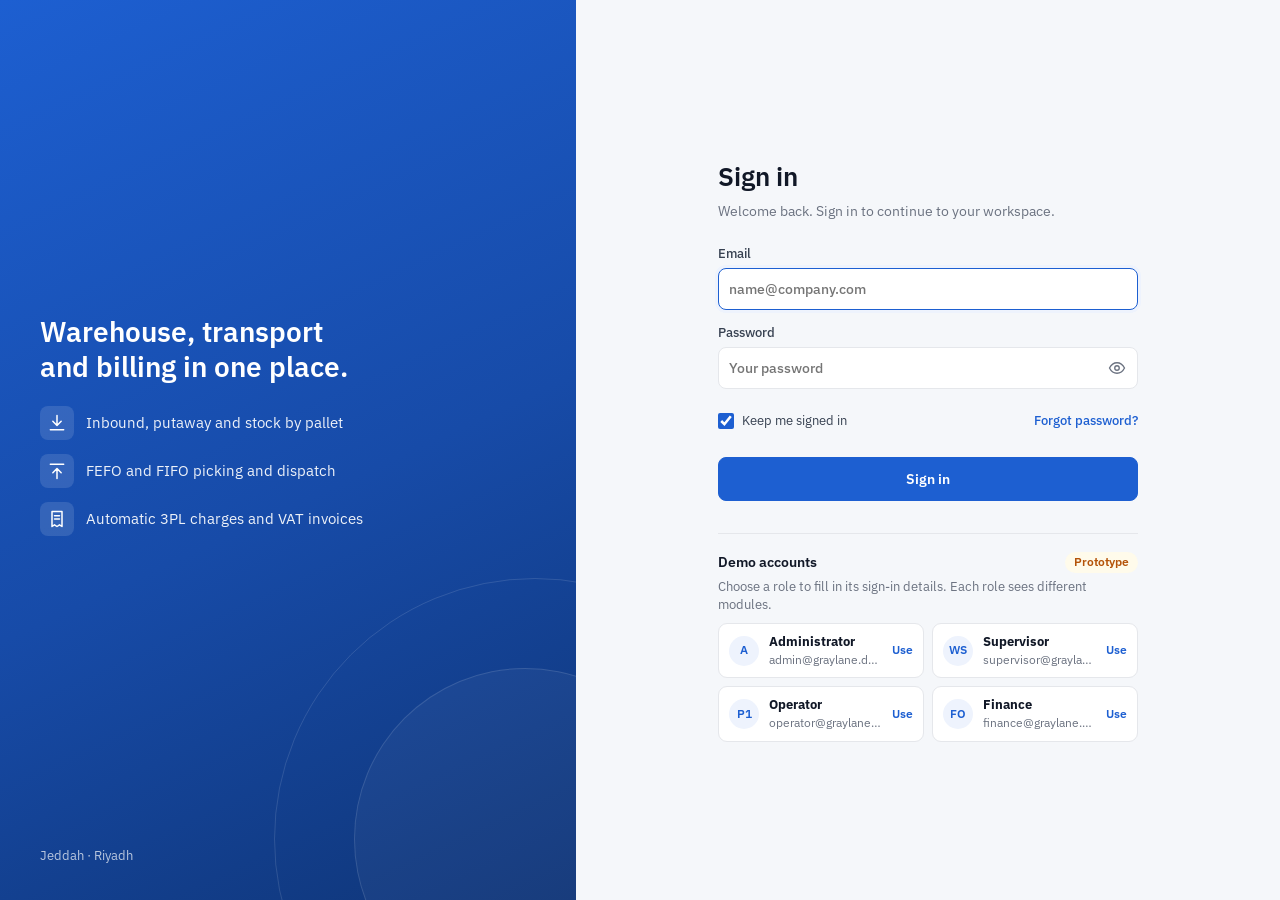
<file: index.html>
<!doctype html>
<html lang="en">
<head>
<meta charset="utf-8">
<meta name="viewport" content="width=device-width, initial-scale=1">
<meta name="description" content="Warehouse Management System: inbound, inventory, outbound, billing and ZATCA invoicing for a 3PL warehouse operator.">
<meta name="color-scheme" content="light dark">
<title>Warehouse Management System</title>
<link rel="icon" href="data:image/svg+xml,%3Csvg xmlns='http://www.w3.org/2000/svg' viewBox='0 0 32 32'%3E%3Crect width='32' height='32' rx='7' fill='%231D5FD1'/%3E%3Ctext x='16' y='21' font-family='Arial' font-weight='700' font-size='11' fill='white' text-anchor='middle'%3EWMS%3C/text%3E%3C/svg%3E">
<link rel="preconnect" href="https://fonts.googleapis.com">
<link rel="preconnect" href="https://fonts.gstatic.com" crossorigin>
<link rel="stylesheet" href="https://fonts.googleapis.com/css2?family=IBM+Plex+Sans:wght@400;500;600;700&family=IBM+Plex+Mono:wght@400;500&display=swap">
<link rel="stylesheet" href="css/styles.css?v=20261014-4">
<script src="js/auth.js?v=20261014-4"></script>
<script>AUTH.requireSession();</script>
</head>
<body>
<div class="app">
  <aside class="side" id="side" aria-label="Modules"></aside>
  <div class="main">
    <header class="top">
      <button class="icon-btn menu-btn" id="menuBtn" aria-label="Open menu"><svg width="16" height="16" viewBox="0 0 24 24" fill="none" stroke="currentColor" stroke-width="2"><path d="M4 6h16M4 12h16M4 18h16"/></svg></button>
      <label class="search" for="q"><svg width="16" height="16" viewBox="0 0 24 24" fill="none" stroke="currentColor" stroke-width="2" aria-hidden="true"><circle cx="11" cy="11" r="7"/><path d="M20 20l-3.5-3.5"/></svg><input id="q" placeholder="Search SKU, LPN, ASN, order, invoice, client" autocomplete="off"></label>
      <div class="user"><span class="avatar" id="userAvatar"></span><div><b style="font-size:13px" id="userName"></b><small id="userRole"></small></div></div>
      <button class="icon-btn signout" id="signOut" aria-label="Sign out" title="Sign out"><svg width="16" height="16" viewBox="0 0 24 24" fill="none" stroke="currentColor" stroke-width="2" aria-hidden="true"><path d="M15 4h4a1 1 0 011 1v14a1 1 0 01-1 1h-4M10 17l5-5-5-5M15 12H3"/></svg></button>
    </header>
    <main class="wrap" id="view"></main>
  </div>
</div>
<div id="modalRoot"></div>
<script src="js/app.js?v=20261014-4"></script>
</body>
</html>
</file>
<file: css/styles.css>
/* Layout: fixed module sidebar + working area (header, module tabs, content). Mirrors the approved dashboard design. */
:root{
  --bg:#F5F7FA; --surface:#FFFFFF; --surface-2:#F9FAFB; --line:#E5E7EB; --line-2:#F0F1F3;
  --fg:#111827; --fg-2:#374151; --muted:#6B7280; --faint:#9CA3AF;
  --accent:#1D5FD1; --accent-ink:#FFFFFF; --accent-soft:#EEF3FD; --accent-2:#F59E0B;
  --good:#047857; --good-soft:#ECFDF5; --warn:#B45309; --warn-soft:#FFFBEB; --bad:#B91C1C; --bad-soft:#FEF2F2; --info:#1D4ED8; --info-soft:#EFF6FF;
  --shadow:0 10px 30px rgba(17,24,39,.12);
  --font:'IBM Plex Sans',system-ui,-apple-system,'Segoe UI',sans-serif; --mono:'IBM Plex Mono',ui-monospace,Menlo,monospace;
}
@media (prefers-color-scheme: dark){:root:not([data-theme="light"]){
  --bg:#0E1420; --surface:#151D2B; --surface-2:#1A2333; --line:#273246; --line-2:#1F293A;
  --fg:#E8ECF3; --fg-2:#C6CEDB; --muted:#93A0B5; --faint:#6B7891;
  --accent:#5B8DEF; --accent-ink:#0B1220; --accent-soft:#1B2A47; --accent-2:#F5B042;
  --good:#4ADE9A; --good-soft:#12302A; --warn:#F5B042; --warn-soft:#33270F; --bad:#F87171; --bad-soft:#3A1A1D; --info:#7DA6F5; --info-soft:#18284A;
  --shadow:0 10px 30px rgba(0,0,0,.5); color-scheme:dark}}
:root[data-theme="dark"]{
  --bg:#0E1420; --surface:#151D2B; --surface-2:#1A2333; --line:#273246; --line-2:#1F293A;
  --fg:#E8ECF3; --fg-2:#C6CEDB; --muted:#93A0B5; --faint:#6B7891;
  --accent:#5B8DEF; --accent-ink:#0B1220; --accent-soft:#1B2A47; --accent-2:#F5B042;
  --good:#4ADE9A; --good-soft:#12302A; --warn:#F5B042; --warn-soft:#33270F; --bad:#F87171; --bad-soft:#3A1A1D; --info:#7DA6F5; --info-soft:#18284A;
  --shadow:0 10px 30px rgba(0,0,0,.5); color-scheme:dark}
*{box-sizing:border-box}
html,body{height:100%}
body{margin:0;-webkit-font-smoothing:antialiased;-webkit-tap-highlight-color:transparent}
body.modal-open{overflow:hidden}
body{background:var(--bg);color:var(--fg);font-family:var(--font);font-size:14px;line-height:1.45}
a{color:var(--accent)}
button,input,select,textarea{font:inherit;color:inherit}
:focus-visible{outline:2px solid var(--accent);outline-offset:2px}
.num,td.num,th.num{text-align:right;font-variant-numeric:tabular-nums}
.mono{font-family:var(--mono);font-size:12.5px}
.app{display:flex;min-height:100%}
/* sidebar */
.side{width:252px;flex:none;background:var(--surface);border-right:1px solid var(--line);display:flex;flex-direction:column;gap:10px;padding:14px 10px 24px;position:sticky;top:0;height:100vh;overflow-y:auto}
.brand{display:flex;align-items:center;gap:10px;padding:4px 8px 12px;border-bottom:1px solid var(--line-2)}
.logo{width:34px;height:34px;border-radius:8px;background:var(--accent);color:var(--accent-ink);display:grid;place-items:center;font-weight:700;font-size:14px}
.brand b{display:block;font-size:15px;line-height:1.3;padding:6px 0}
.grp{display:flex;flex-direction:column;gap:1px}
.grp h3{margin:6px 0 2px;padding:0 10px;font-size:11px;letter-spacing:.08em;color:var(--faint);font-weight:600}
.nav{display:flex;align-items:center;gap:10px;width:100%;border:0;background:none;text-align:left;padding:8px 10px;border-radius:6px;color:var(--fg-2);font-size:13.5px;cursor:pointer}
.nav:hover{background:var(--surface-2)}
.nav.on{background:var(--accent-soft);color:var(--accent);font-weight:600}
.nav svg{flex:none}
.nav .chev{margin-left:auto;transition:transform .15s}
.nav.open .chev{transform:rotate(90deg)}
.subs{display:flex;flex-direction:column;margin:0 0 4px 19px;padding-left:16px;border-left:1px solid var(--line)}
.sub{border:0;background:none;text-align:left;padding:5px 8px;border-radius:5px;font-size:13px;color:var(--muted);cursor:pointer}
.sub:hover{color:var(--fg)}.sub.on{color:var(--accent);font-weight:600}
/* main */
.main{flex:1;min-width:0;display:flex;flex-direction:column}
.top{display:flex;align-items:center;gap:10px;flex-wrap:wrap;padding:10px 24px;background:var(--surface);border-bottom:1px solid var(--line);position:sticky;top:env(safe-area-inset-top,0px);z-index:5}
.menu-btn{display:none}
.search{flex:1 1 260px;display:flex;align-items:center;gap:8px;border:1px solid var(--line);border-radius:8px;padding:0 10px;height:38px;background:var(--surface)}
.search input{border:0;outline:0;background:none;width:100%;height:100%}
.pill{font-size:11.5px;font-weight:600;border-radius:999px;padding:2px 9px;white-space:nowrap;display:inline-block}
.p-good{background:var(--good-soft);color:var(--good)}.p-warn{background:var(--warn-soft);color:var(--warn)}.p-bad{background:var(--bad-soft);color:var(--bad)}.p-info{background:var(--info-soft);color:var(--info)}.p-mute{background:var(--surface-2);color:var(--muted);border:1px solid var(--line)}
.user{display:flex;align-items:center;gap:8px}.avatar{width:34px;height:34px;border-radius:50%;background:var(--accent-soft);color:var(--accent);display:grid;place-items:center;font-weight:600;font-size:12.5px}
.user small{display:block;color:var(--muted);font-size:11.5px}
.wrap{padding:20px 24px 48px;display:flex;flex-direction:column;gap:16px;max-width:1280px;width:100%}
.head{display:flex;justify-content:space-between;align-items:flex-end;gap:12px;flex-wrap:wrap}
.crumb{font-size:12.5px;color:var(--muted)}
h1{margin:2px 0 0;font-size:22px;font-weight:600;text-wrap:balance}
h2{margin:0;font-size:14.5px;font-weight:600}
.actions{display:flex;gap:8px;flex-wrap:wrap}
.btn{height:36px;padding:0 14px;border-radius:8px;border:1px solid var(--line);background:var(--surface);cursor:pointer;font-size:13px;font-weight:500;display:inline-flex;align-items:center;gap:6px;white-space:nowrap}
.btn:hover{border-color:var(--faint)}
.btn.pri{background:var(--accent);border-color:var(--accent);color:var(--accent-ink);font-weight:600}
.btn.sm{height:30px;padding:0 10px;font-size:12.5px}
.btn.danger{color:var(--bad)}
.btn:disabled{opacity:.45;cursor:not-allowed}
.tabs{display:flex;gap:4px;border-bottom:1px solid var(--line);overflow-x:auto}
.tab{border:0;background:none;padding:9px 12px;font-size:13px;color:var(--muted);border-bottom:2px solid transparent;cursor:pointer;white-space:nowrap}
.tab.on{color:var(--accent);border-bottom-color:var(--accent);font-weight:600}
.card{background:var(--surface);border:1px solid var(--line);border-radius:10px;min-width:0}
.card-h{display:flex;justify-content:space-between;align-items:center;gap:8px;padding:12px 16px;border-bottom:1px solid var(--line-2);flex-wrap:wrap}
.card-b{padding:14px 16px}
.grid{display:grid;gap:14px}
.g-kpi{grid-template-columns:repeat(auto-fit,minmax(170px,1fr))}
.g-2{grid-template-columns:repeat(auto-fit,minmax(340px,1fr))}
.g-3{grid-template-columns:repeat(auto-fit,minmax(280px,1fr))}
.kpi{padding:14px 16px;display:flex;flex-direction:column;gap:6px}
.kpi span{font-size:12.5px;color:var(--muted)}.kpi b{font-size:25px;font-weight:600;font-variant-numeric:tabular-nums}.kpi small{font-size:12px;color:var(--muted)}
.bar{height:7px;background:var(--line-2);border-radius:4px;overflow:hidden}.bar i{display:block;height:100%;background:var(--accent);border-radius:4px}
.tbl-wrap{overflow-x:auto}
table{width:100%;border-collapse:collapse;font-size:13px}
th{text-align:left;font-weight:500;color:var(--muted);background:var(--surface-2);padding:8px 12px;white-space:nowrap}
td{padding:8px 12px;border-top:1px solid var(--line-2);vertical-align:middle}
tr.click{cursor:pointer}tr.click:hover td{background:var(--surface-2)}
.empty{padding:28px 16px;text-align:center;color:var(--muted)}
.row{display:flex;gap:8px;align-items:center;flex-wrap:wrap}
.note{font-size:12.5px;color:var(--muted)}
.alert{display:flex;gap:10px;padding:10px 16px;border-top:1px solid var(--line-2);align-items:flex-start}
.alert:first-child{border-top:0}
.alert b{display:block;font-size:13px}.alert small{color:var(--muted);font-size:12px}
.dl{display:grid;grid-template-columns:repeat(auto-fit,minmax(150px,1fr));gap:10px 16px}
.dl div span{display:block;font-size:12px;color:var(--muted)}.dl div b{font-weight:500}
.filters{display:flex;gap:8px;flex-wrap:wrap;align-items:center}
.filters select,.filters input,.field input,.field select,.field textarea{height:36px;border:1px solid var(--line);border-radius:8px;padding:0 10px;background:var(--surface);min-width:0}
.field textarea{height:auto;padding:8px 10px;width:100%}
/* modal */
.scrim{position:fixed;inset:0;background:rgba(10,15,25,.45);display:flex;align-items:flex-start;justify-content:center;padding:6vh 16px;z-index:20;overflow-y:auto}
.modal{background:var(--surface);border-radius:12px;box-shadow:var(--shadow);width:min(720px,100%);display:flex;flex-direction:column}
.modal header{display:flex;justify-content:space-between;align-items:center;padding:14px 18px;border-bottom:1px solid var(--line-2)}
.modal header h2{font-size:16px}
.modal .mb{padding:16px 18px;display:flex;flex-direction:column;gap:12px}
.modal footer{display:flex;justify-content:flex-end;gap:8px;padding:12px 18px;border-top:1px solid var(--line-2)}
.fgrid{display:grid;grid-template-columns:repeat(auto-fit,minmax(200px,1fr));gap:12px}
.field{display:flex;flex-direction:column;gap:4px;font-size:12.5px;color:var(--fg-2);min-width:0}
.field input,.field select{width:100%}
.lines{display:flex;flex-direction:column;gap:6px}
.line{display:grid;grid-template-columns:2fr 90px 1fr 1fr 34px;gap:6px}
.line.l3{grid-template-columns:2fr 100px 34px}
.line input,.line select{height:34px;border:1px solid var(--line);border-radius:7px;padding:0 8px;background:var(--surface);min-width:0;width:100%}
.err{color:var(--bad);font-size:12.5px}
#toasts{position:fixed;right:18px;bottom:calc(18px + env(safe-area-inset-bottom,0px));z-index:30;display:flex;flex-direction:column;align-items:flex-end;gap:8px;max-width:min(420px,calc(100% - 36px));pointer-events:none}
.toast{background:var(--fg);color:var(--bg);padding:10px 16px;border-radius:8px;box-shadow:var(--shadow);font-size:13px;animation:toastIn .2s ease-out;transition:opacity .25s,transform .25s}
.toast.out{opacity:0;transform:translateY(6px)}
@keyframes toastIn{from{opacity:0;transform:translateY(8px)}}
/* smooth motion */
.scrim{animation:fadeIn .15s ease-out}
.modal{animation:modalIn .18s ease-out}
@keyframes fadeIn{from{opacity:0}}
@keyframes modalIn{from{opacity:0;transform:translateY(10px) scale(.985)}}
#view.enter>*{animation:viewIn .18s ease-out}
@keyframes viewIn{from{opacity:0;transform:translateY(4px)}}
.btn,.nav,.sub,.tab,.icon-btn,tr.click td{transition:background-color .12s,border-color .12s,color .12s}
.btn:active:not(:disabled){transform:translateY(1px)}
tr.click:focus-visible{outline:2px solid var(--accent);outline-offset:-2px}
.sim{font-size:11px;color:var(--warn);font-weight:600}
.chart text{fill:var(--muted);font-size:11px}
.icon-btn{width:30px;height:30px;border:1px solid var(--line);border-radius:7px;background:var(--surface);cursor:pointer;display:grid;place-items:center}
.full{grid-column:1/-1}
.seg{display:inline-flex;border:1px solid var(--line);border-radius:8px;overflow:hidden;align-self:flex-start;background:var(--surface)}
.seg label{position:relative;display:flex;align-items:center;height:36px;padding:0 16px;font-size:13px;cursor:pointer;border-right:1px solid var(--line);color:var(--fg-2)}
.seg label:last-child{border-right:0}
.seg input{position:absolute;opacity:0;width:1px;height:1px}
.seg label:has(input:checked){background:var(--accent-soft);color:var(--accent);font-weight:600}
.seg label:has(input:focus-visible){outline:2px solid var(--accent);outline-offset:-2px}
.seg label:has(input:disabled){cursor:not-allowed;opacity:.7}
.chk{display:inline-flex;align-items:center;gap:8px;min-height:36px;font-size:13px;cursor:pointer;color:var(--fg-2)}
.chk input{width:16px;height:16px;accent-color:var(--accent);margin:0}
.crow{display:flex;align-items:center;gap:8px;flex-wrap:wrap;font-size:13px}
.crow select{width:150px;height:34px;border:1px solid var(--line);border-radius:7px;padding:0 8px;background:var(--surface)}
.crow input{width:110px;height:34px;border:1px solid var(--line);border-radius:7px;padding:0 8px;background:var(--surface)}
.subbox{border:1px dashed var(--line);border-radius:8px;padding:12px;display:flex;flex-direction:column;gap:10px}
.err:empty{display:none}
#itErr{background:var(--bad-soft);border-radius:8px;padding:10px 14px}
.form-foot{display:flex;justify-content:flex-end;gap:8px;flex-wrap:wrap}
@media (max-width:900px){
  .side{position:fixed;left:0;top:0;z-index:15;transform:translateX(-105%);transition:transform .2s;box-shadow:var(--shadow)}
  .side.show{transform:none}
  .menu-btn{display:grid}
  .top{padding:10px 16px}.wrap{padding:16px 16px 40px}
  .user div{display:none}
  .line,.line.l3{grid-template-columns:1fr 1fr}
}
@media (max-width:900px){
  body.menu-open::after{content:"";position:fixed;inset:0;background:rgba(10,15,25,.4);z-index:14;animation:fadeIn .15s ease-out}
}
@media (prefers-reduced-motion:reduce){*{transition:none!important;animation:none!important}}
/* roles & permissions grid */
.matrix th.mx-c,.matrix td.mx-c{text-align:center;vertical-align:middle;min-width:110px}
.matrix td:first-child{min-width:220px}
.matrix input.acc{width:18px;height:18px;margin:0;accent-color:var(--accent);cursor:pointer}
.matrix input.acc:disabled{cursor:not-allowed;opacity:.6}
.matrix tbody tr:hover td{background:var(--surface-2)}
/* getting-started checklist */
.setup{display:grid;grid-template-columns:repeat(auto-fit,minmax(220px,1fr));gap:10px}
.setup-step{display:flex;align-items:center;gap:10px;padding:10px 12px;border:1px solid var(--line);border-radius:9px}
.setup-step>div{flex:1;min-width:0}
.setup-step b{display:block;font-size:13px}.setup-step small{display:block;font-size:12px;color:var(--muted)}
.setup-n{width:26px;height:26px;flex:none;border-radius:50%;display:grid;place-items:center;font-size:12.5px;font-weight:600;background:var(--accent-soft);color:var(--accent)}
.setup-step.ok .setup-n{background:var(--good-soft);color:var(--good)}
.setup-step.ok b{color:var(--muted)}
/* access tree (user form) and option rows (roles grid) */
.acc-tree{display:grid;grid-template-columns:repeat(auto-fill,minmax(210px,1fr));gap:8px;max-height:46vh;overflow-y:auto;padding:2px}
.acc-m{border:1px solid var(--line);border-radius:9px;padding:6px 10px}
.acc-mh{min-height:30px}.acc-mh .note{margin-left:auto;font-size:11.5px}
.acc-subs{display:flex;flex-direction:column;padding-left:24px}
.acc-subs .chk{min-height:26px;font-size:12.5px}
.acc-tree input,.matrix input.acc-mod{width:16px;height:16px;margin:0;accent-color:var(--accent)}
.acc-tree input:disabled{opacity:.6}
.matrix tr.mx-mod td{background:var(--surface-2);border-top:1px solid var(--line)}
.matrix tr.mx-sub td:first-child{padding-left:28px;color:var(--fg-2)}
.matrix input.acc-mod{width:18px;height:18px;cursor:pointer}
.matrix input.acc-mod:disabled{cursor:not-allowed;opacity:.6}
</file>
<file: css/login.css>
/* Sign-in page. Uses the colour tokens and .field/.btn/.chk styles from styles.css. */
.login-page{min-height:100%}
.login{display:grid;grid-template-columns:minmax(320px,0.9fr) 1.1fr;min-height:100vh}

/* left panel */
.login-hero{position:relative;overflow:hidden;display:flex;flex-direction:column;justify-content:space-between;gap:32px;padding:36px 40px;
  background:linear-gradient(155deg,#1D5FD1 0%,#174BA8 55%,#0F3577 100%);color:#fff}
.login-hero::before,.login-hero::after{content:"";position:absolute;border-radius:50%;border:1px solid rgba(255,255,255,.12);pointer-events:none}
.login-hero::before{width:520px;height:520px;right:-220px;bottom:-200px}
.login-hero::after{width:340px;height:340px;right:-120px;bottom:-110px;background:rgba(255,255,255,.04)}
.hero-copy{position:relative;z-index:1;max-width:420px;margin-top:auto}
.hero-copy h2{font-size:28px;line-height:1.25;font-weight:600;margin:0 0 22px;text-wrap:balance}
.hero-copy ul{list-style:none;margin:0;padding:0;display:flex;flex-direction:column;gap:14px}
.hero-copy li{display:flex;align-items:center;gap:12px;font-size:14.5px;color:rgba(255,255,255,.92)}
.hero-copy svg{width:34px;height:34px;padding:7px;flex:none;border-radius:8px;background:rgba(255,255,255,.12);fill:none;stroke:#fff;stroke-width:1.8;stroke-linecap:round;stroke-linejoin:round}
.login-hero small{position:relative;z-index:1;margin-top:auto;font-size:12.5px;color:rgba(255,255,255,.7)}

/* right panel */
.login-main{display:flex;align-items:center;justify-content:center;padding:40px 24px;background:var(--bg)}
.login-card{width:min(420px,100%);display:flex;flex-direction:column;gap:6px;animation:cardIn .25s ease-out}
@keyframes cardIn{from{opacity:0;transform:translateY(8px)}}
.login-card h1{font-size:26px;margin:0}
.login-card>.note{margin:0 0 18px;font-size:13.5px}
#loginForm{display:flex;flex-direction:column;gap:14px}
#loginForm .field{font-size:13px;font-weight:500}
#loginForm .field input{height:42px;font-size:14px;border-radius:8px;transition:border-color .12s,box-shadow .12s}
#loginForm .field input:focus{outline:none;border-color:var(--accent);box-shadow:0 0 0 3px var(--accent-soft)}
.pw{position:relative;display:block}
.pw input{padding-right:44px!important}
.pw-toggle{position:absolute;right:4px;top:50%;transform:translateY(-50%);width:34px;height:34px;display:grid;place-items:center;border:0;border-radius:6px;background:none;color:var(--muted);cursor:pointer}
.pw-toggle:hover{color:var(--fg);background:var(--surface-2)}
.pw-toggle[aria-pressed="true"]{color:var(--accent)}
.login-row{display:flex;justify-content:space-between;align-items:center;gap:8px;flex-wrap:wrap}
.linkish{border:0;background:none;padding:4px 0;color:var(--accent);font-size:13px;font-weight:500;cursor:pointer}
.linkish:hover{text-decoration:underline}
.forgot-note{margin:-6px 0 0}
.login-btn{height:44px;justify-content:center;font-size:14px;margin-top:4px}
.login-err{display:none;background:var(--bad-soft);color:var(--bad);border-radius:8px;padding:10px 14px;font-size:13px}
.login-err:not(:empty){display:block}
.shake{animation:shake .32s}
@keyframes shake{20%,60%{transform:translateX(-5px)}40%,80%{transform:translateX(5px)}}

/* demo accounts */
.demo{margin-top:26px;padding-top:18px;border-top:1px solid var(--line)}
.demo-h{display:flex;align-items:center;justify-content:space-between;gap:8px}
.demo-h h2{font-size:14px}
.demo>.note{margin:4px 0 10px}
.demo-list{display:grid;grid-template-columns:1fr 1fr;gap:8px}
.demo-acc{display:flex;align-items:center;gap:10px;min-width:0;text-align:left;padding:9px 10px;border:1px solid var(--line);border-radius:9px;background:var(--surface);cursor:pointer;transition:border-color .12s,background-color .12s}
.demo-acc:hover{border-color:var(--faint)}
.demo-acc.on{border-color:var(--accent);background:var(--accent-soft)}
.demo-acc .avatar{width:30px;height:30px;font-size:11.5px;flex:none}
.demo-acc span:nth-child(2){min-width:0;flex:1}
.demo-acc b{display:block;font-size:13px}
.demo-acc small{display:block;font-size:11.5px;color:var(--muted);overflow:hidden;text-overflow:ellipsis;white-space:nowrap}
.demo-fill{font-size:11.5px;font-weight:600;color:var(--accent)}

body.leaving .login-card{opacity:0;transform:translateY(-6px);transition:opacity .18s,transform .18s}

@media (max-width:860px){
  .login{grid-template-columns:1fr}
  .login-hero{display:none}
  .login-main{align-items:flex-start;padding:32px 16px}
}
@media (max-width:420px){ .demo-list{grid-template-columns:1fr} }
</file>
